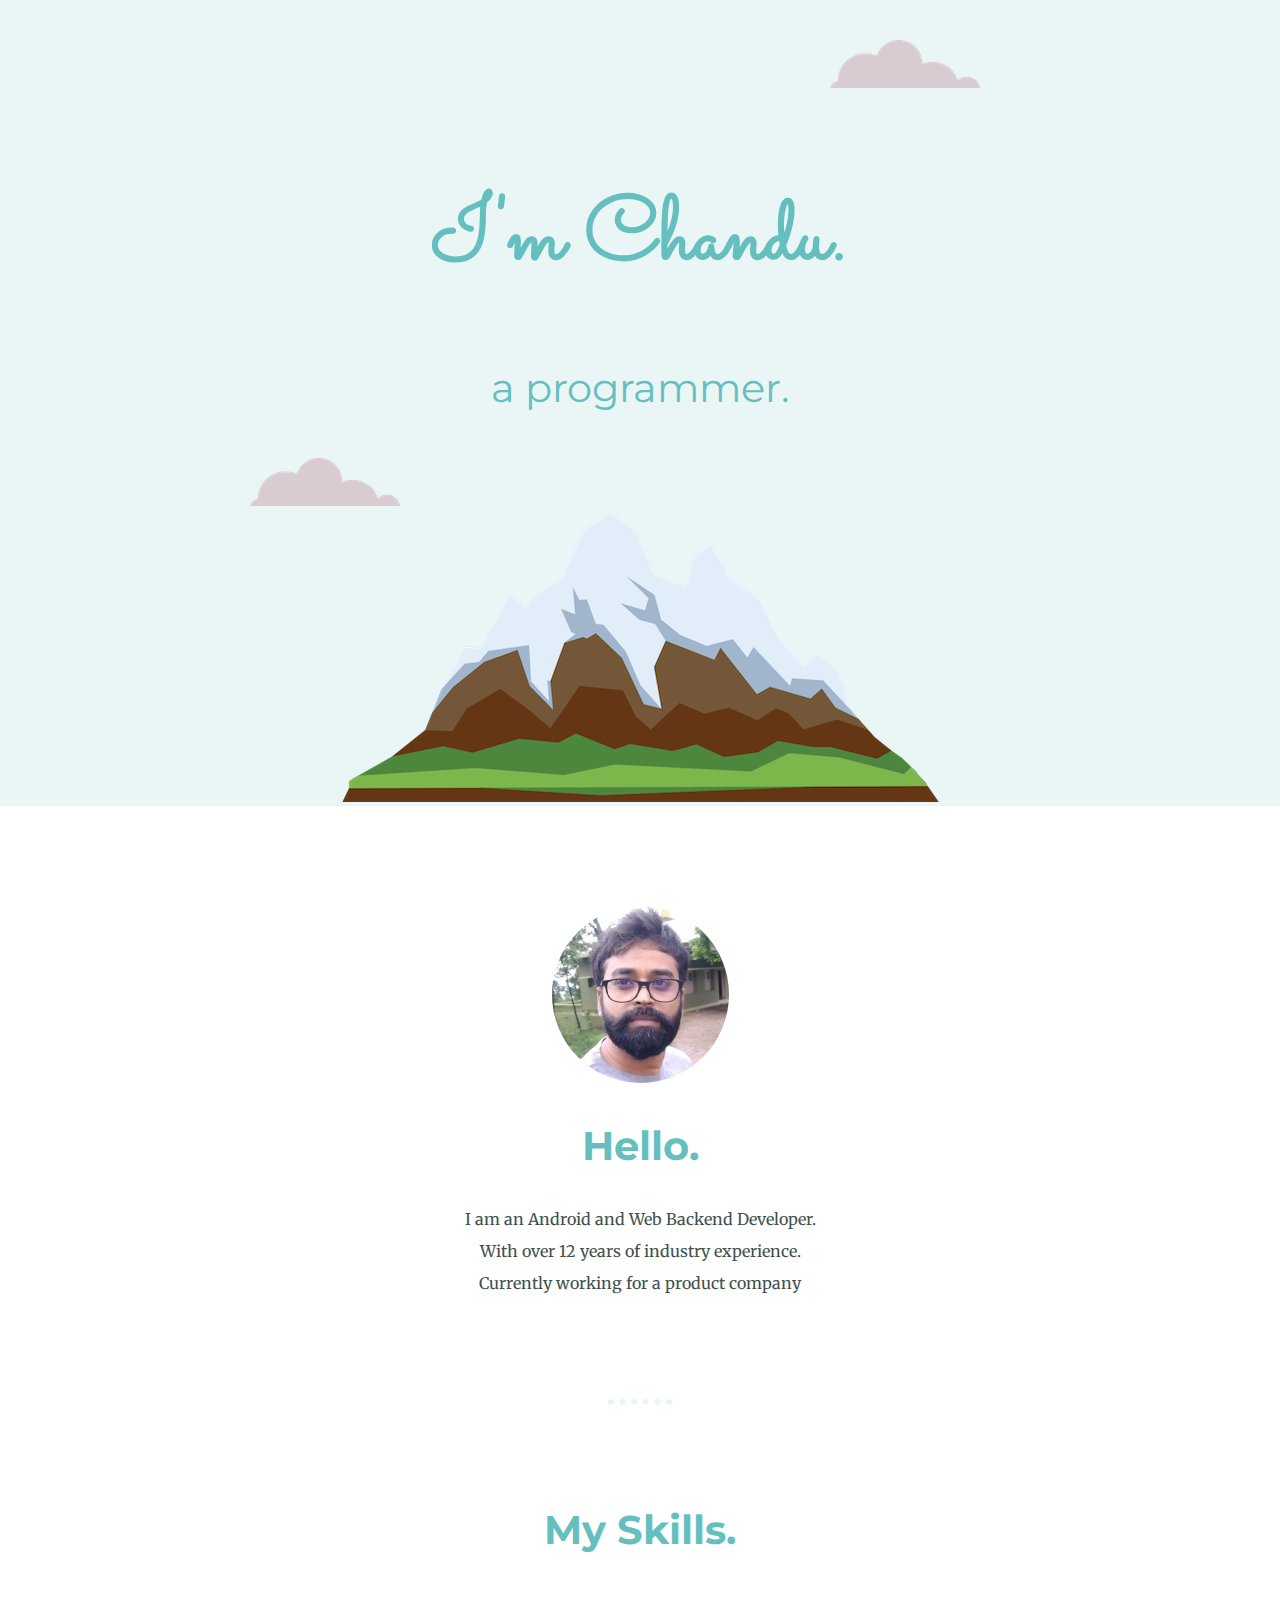
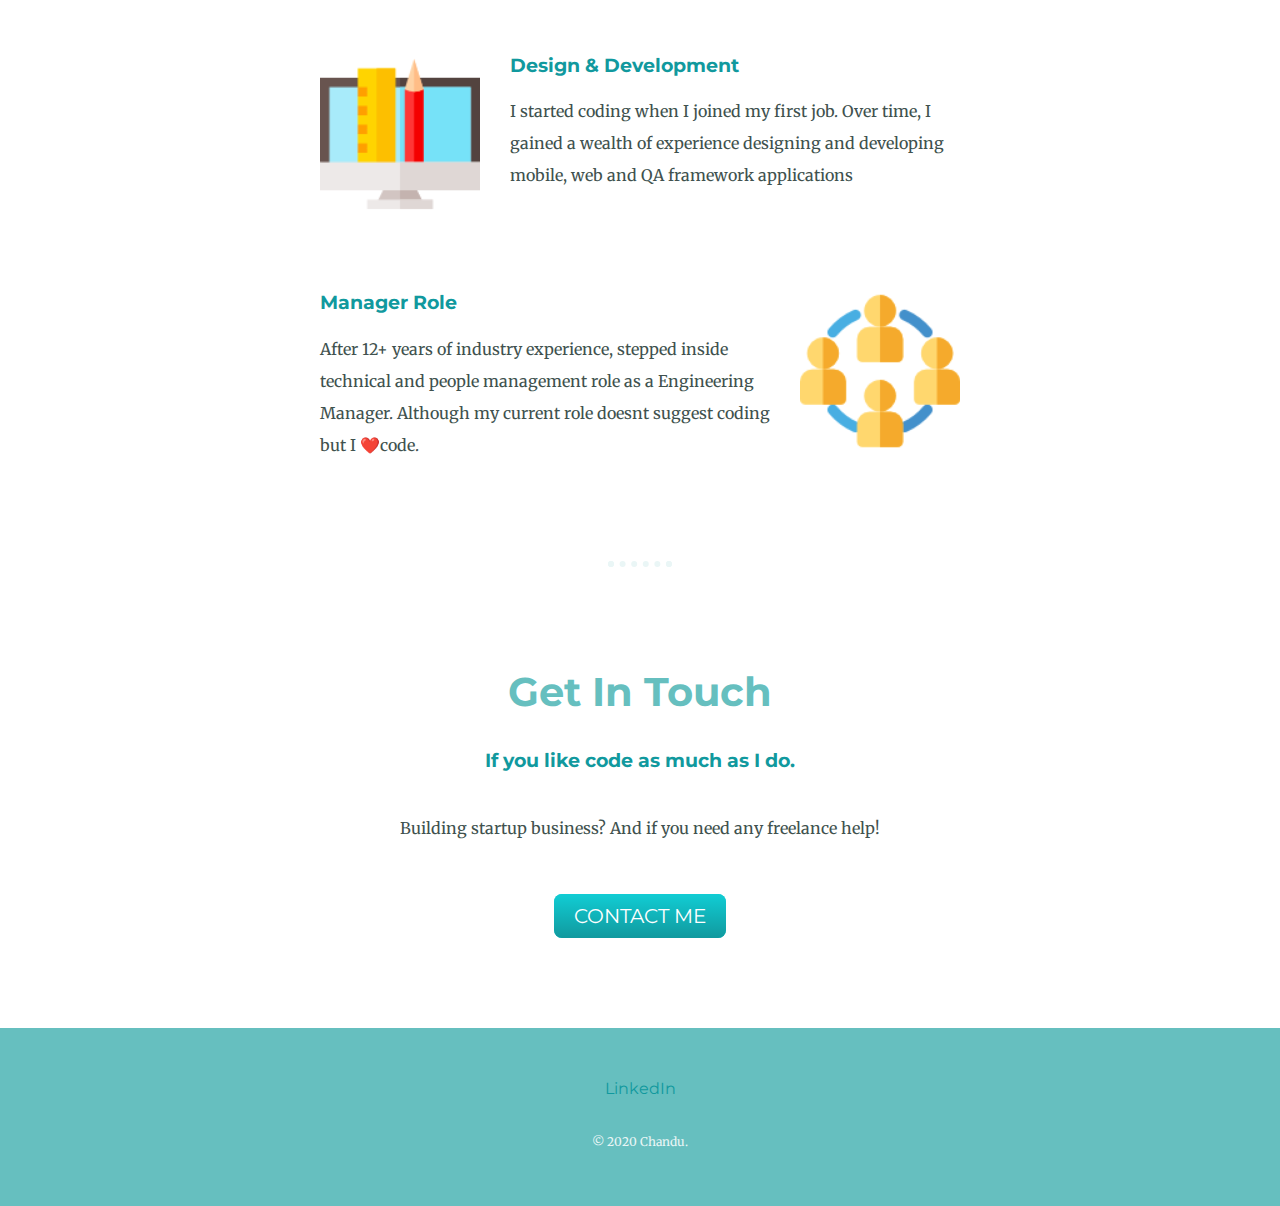
<file: index.html>
<!DOCTYPE html>
<html lang="en" dir="ltr">
  <head>
    <meta charset="utf-8">
    <title>Chandrashekar M</title>
    <link rel="stylesheet" href="css/styles.css"> </link>
    <link rel="icon" href="favicon.ico">
    <link href="https://fonts.googleapis.com/css?family=Merriweather|Montserrat|Sacramento&display=swap" rel="stylesheet">
  </head>
  <body>
    <div class = "top-container">
      <img class="top-cloud" src="images/cloud.png" alt="cloud-img">
      <h1>I'm Chandu.</h1>
      <h2 class="apro">a programmer.</h2>
      <img class="bottom-cloud" src="images/cloud.png" alt="cloud-img">
      <img src="images/mountain.png" alt="mountain-img">
    </div>


    <div class="middle-container">
      <div class="profile">
        <img class="profile-img" src="images/chandu.png" alt="profile-img">
        <h2>Hello.</h2>
        <p class="intro"> I am an Android and Web Backend Developer. With over 12 years of industry experience. Currently working for a product company</p>
      </div>
      <hr>
      <div class="skills">
        <h2>My Skills.</h2>
        <div class="skill-row">
          <img class="skill-set1" src="images/computer.png" alt="skill-img">
          <h3>Design & Development</h3>
          <p>I started coding when I joined my first job. Over time, I gained a wealth of experience designing and developing mobile, web and QA framework applications</p>
        </div>
        <div class="skill-row">
          <img class="teamwork" src="images/teamwork.png" alt="teamwork-img">
          <h3>Manager Role</h3>
          <p>After 12+ years of industry experience, stepped inside technical and people management role as a Engineering Manager. Although my current role doesnt suggest coding but I ❤️code.</p>
        </div>
      </div>
      <hr>
      <div class="contact-me">
        <h2>Get In Touch</h2>
        <h3>If you like code as much as I do.</h3>
        <p class="contact-message">Building startup business? And if you need any freelance help!</p>
        <a class="btn" href="mailto:chandu.ise@gmail.com">CONTACT ME</a>
      </div>
    </div>


    <div class="bottom-container">
      <a class="footer-link" href="https://www.linkedin.com/in/chandrashekar-madhavareddy-611b3917/">LinkedIn</a>
      <p class="copyright">© 2020 Chandu.</p>
    </div>

    </body>
</html>
</file>
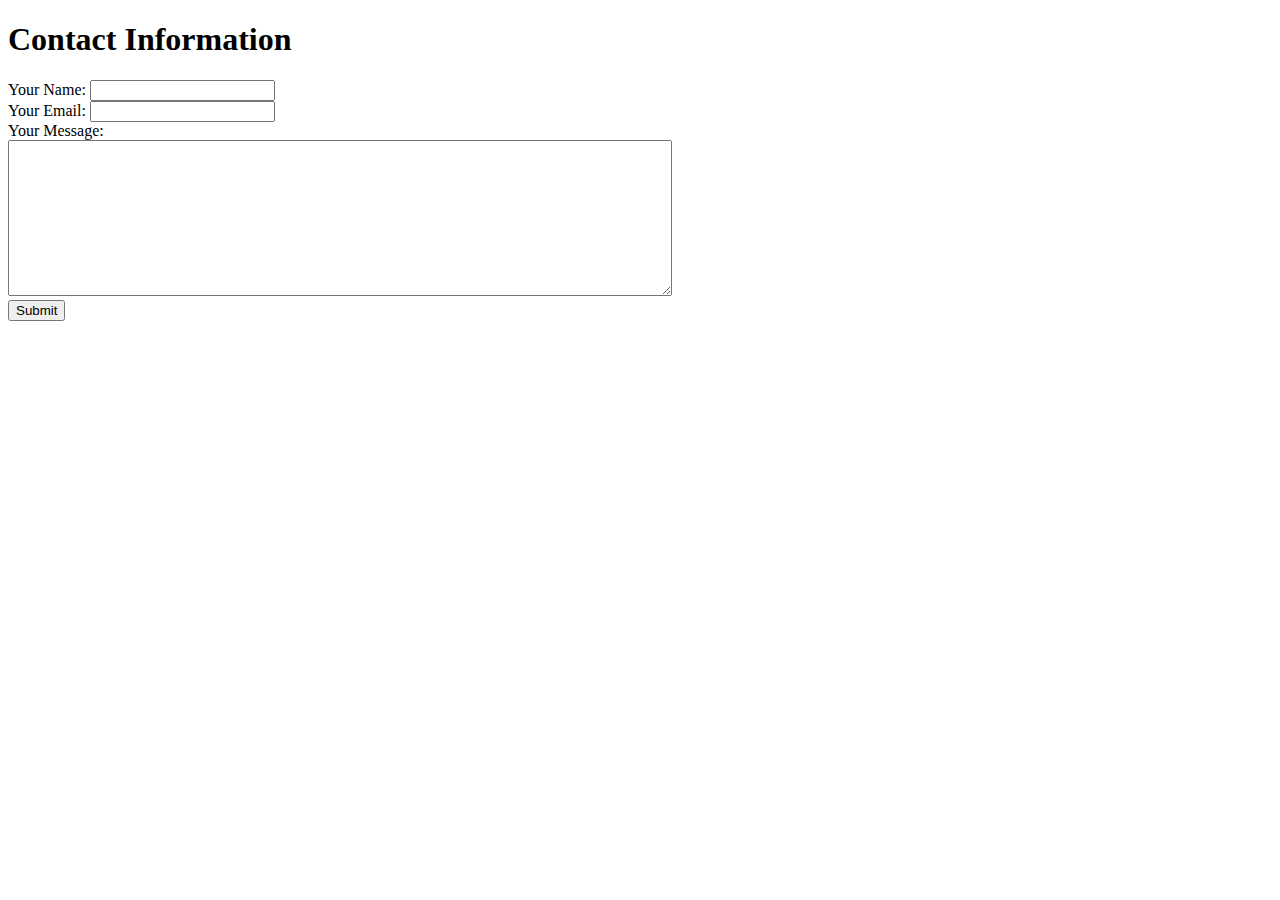
<file: contact-me.html>
<!DOCTYPE html>
<html lang="en" dir="ltr">
  <head>
    <meta charset="utf-8">
    <title></title>
  </head>
  <body>
    <h1>Contact Information</h1>
    <form action="mailto:info@appbrewsery.com" method="post" enctype="text/plain">
      <label>Your Name:</label>
      <input type="text" name="yourName" value=""><br>
      <label>Your Email:</label>
      <input type="email" name="yourEmail" value=""><br>
      <label>Your Message:</label><br>
      <textarea name="yourMessage" rows="10" cols="80"></textarea><br>
      <input type="submit" name="" id="">
    </form>
  </body>
</html>
</file>
<file: css/styles.css>
body {
  color: #40514E;
  margin: 0;
  text-align: center;
  font-family: 'Merriweather', serif;
}

h1 {
  color: #66BFBF;
  font-family: 'Sacramento', cursive;
  font-size: 5.625rem;
  margin: 50px auto 0 auto;
  line-height: 2;
}

h2 {
  font-family: 'Montserrat', sans-serif;
  font-size: 2.5rem;
  color: #66BFBF;
}

h3 {
  font-family: 'Montserrat', sans-serif;
  color: #11999E;
}

hr {
  border: dotted #EAF6F6 6px;
  border-bottom: none;
  width: 4%;
  margin: 100px auto;
}

.apro {
  font-weight: normal;
}

.footer-link {
  color: #11999E;
}

.skill-row {
  width: 50%;
  margin: 100px auto;
  text-align: left;
}
.skill-set1 {
  width: 25%;
  float: left;
  margin-right: 30px;
}

.teamwork {
  width: 25%;
  float: right;
  margin-left: 30px;
}

p{
  line-height: 2;
}
.top-container {
  background-color: #EAF6F6;
  position: relative;
  padding-top: 100px;
}
.middle-container{
  margin: 100px 0;
}
.pro {
  text-decoration: underline;
}

.intro{
  width: 30%;
  margin: auto;
}

.top-cloud{
  position: absolute;
  right: 300px;
  top: 40px;

}

.bottom-cloud{
  position: absolute;
  left: 250px;
  bottom: 300px;
}

.bottom-container{
  background-color: #66BFBF;
  padding: 50px 0 20px;
}

.contact-message {
  width: 40%;
  margin: 40px auto 60px;
}

.btn {
  background: #11cdd4;
  background-image: -webkit-linear-gradient(top, #11cdd4, #11999e);
  background-image: -moz-linear-gradient(top, #11cdd4, #11999e);
  background-image: -ms-linear-gradient(top, #11cdd4, #11999e);
  background-image: -o-linear-gradient(top, #11cdd4, #11999e);
  background-image: linear-gradient(to bottom, #11cdd4, #11999e);
  -webkit-border-radius: 8;
  -moz-border-radius: 8;
  border-radius: 8px;
  font-family: 'Montserrat', sans-serif;
  color: #ffffff;
  font-size: 20px;
  padding: 10px 20px 10px 20px;
  text-decoration: none;
}

.btn:hover {
  background: #30e3cb;
  background-image: -webkit-linear-gradient(top, #30e3cb, #2bc4ad);
  background-image: -moz-linear-gradient(top, #30e3cb, #2bc4ad);
  background-image: -ms-linear-gradient(top, #30e3cb, #2bc4ad);
  background-image: -o-linear-gradient(top, #30e3cb, #2bc4ad);
  background-image: linear-gradient(to bottom, #30e3cb, #2bc4ad);
  text-decoration: none;
}

a{
  color: #11999E;
  text-decoration: none;
  font-family: 'Montserrat', sans-serif;
}
a:hover{
  color: #EAF6F6;
}

.copyright{
  color: #EAF6F6;
  font-size: 0.75rem;
  padding: 20px 0;
}
</file>
